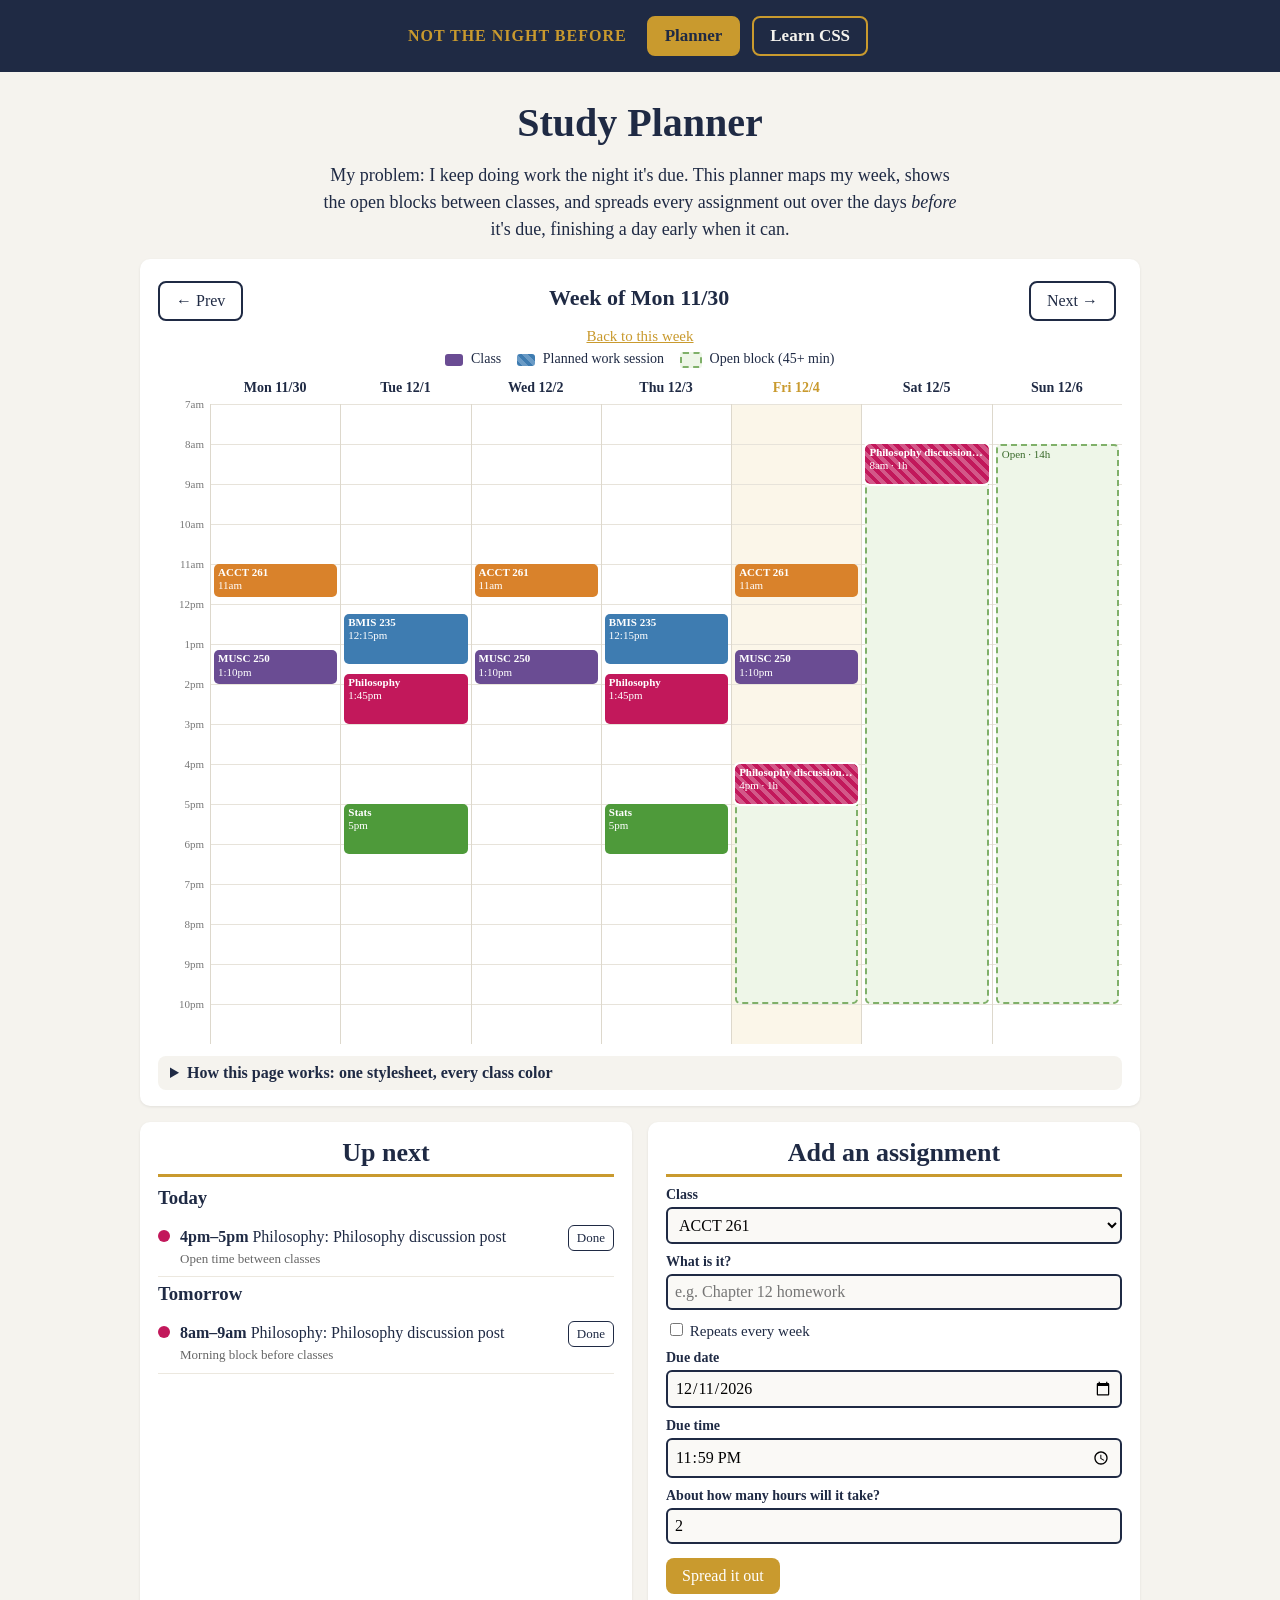
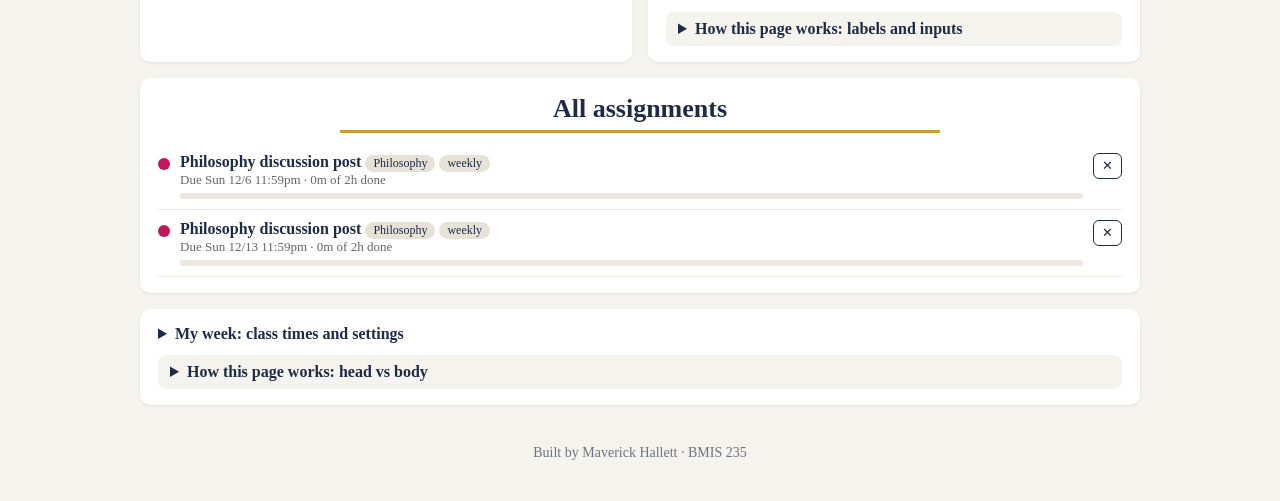
<file: index.html>
<!DOCTYPE html>
<!--
  Author: Maverick Hallett
  GU username: mhallett
  Course: BMIS 235 - HTML-4 (Path 3: Full build)
  Page: Home. A study planner that spreads work out before the due date instead of the night before.
-->
<html lang="en">
<head>
<meta charset="utf-8">
<meta name="viewport" content="width=device-width, initial-scale=1">
<meta name="author" content="Maverick Hallett">
<title>Not the Night Before | Study Planner</title>

<!-- the brand stylesheet both pages share -->
<link rel="stylesheet" href="styles.css">
<!-- styles for the planner and Learn CSS pages (class colors live here) -->
<link rel="stylesheet" href="tools.css">
</head>
<body>

<nav>
    <span class="site-name">NOT THE NIGHT BEFORE</span>
    <a href="index.html" class="here">Planner</a>
    <a href="learn.html">Learn CSS</a>
</nav>

<h1>Study Planner</h1>
<p class="tool-intro">My problem: I keep doing work the night it's due. This planner maps my week,
shows the open blocks between classes, and spreads every assignment out over the days
<em>before</em> it's due, finishing a day early when it can.</p>

<main class="tool">

  <!-- ===== THIS WEEK ===== -->
  <section class="tool-card">
    <div class="pl-weekbar">
      <button type="button" class="tool-btn tool-ghost" id="pl-prev" aria-label="Previous week">← Prev</button>
      <h2 id="pl-week-label">This week</h2>
      <button type="button" class="tool-btn tool-ghost" id="pl-next" aria-label="Next week">Next →</button>
    </div>
    <div class="pl-center"><button type="button" class="tool-link" id="pl-this">Back to this week</button></div>
    <div class="pl-legend">
      <span><i class="pl-key pl-key-class"></i> Class</span>
      <span><i class="pl-key pl-key-session"></i> Planned work session</span>
      <span><i class="pl-key pl-key-open"></i> Open block (45+ min)</span>
    </div>
    <p class="pl-swipe">Swipe sideways to see the whole week.</p>
    <div class="pl-scroll"><div class="pl-grid" id="pl-grid"></div></div>
    <details class="tool-how">
      <summary>How this page works: one stylesheet, every class color</summary>
      <p>Every ACCT 261 block on this map, in the list and in the editor gets its color from
      <strong>one rule</strong> in <code>tools.css</code>: <code>.c-acct { background: #D9822B; }</code>.
      The blocks just carry <code>class="c-acct"</code>. Change that one rule and every ACCT block on
      the page changes. That's the same reason one <code>styles.css</code> can brand both pages of this site.
      <a href="learn.html">Try it in Learn CSS →</a></p>
    </details>
  </section>

  <div class="pl-two">
    <!-- ===== UP NEXT ===== -->
    <section class="tool-card">
      <h2>Up next</h2>
      <div id="pl-upnext"></div>
    </section>

    <!-- ===== ADD WORK ===== -->
    <section class="tool-card">
      <h2>Add an assignment</h2>
      <form id="pl-form" class="pl-form">
        <label for="pl-cls">Class</label>
        <select id="pl-cls"></select>

        <label for="pl-name">What is it?</label>
        <input id="pl-name" type="text" placeholder="e.g. Chapter 12 homework" autocomplete="off">

        <label class="pl-check"><input id="pl-weekly" type="checkbox"> Repeats every week</label>

        <div id="pl-date-wrap">
          <label for="pl-date">Due date</label>
          <input id="pl-date" type="date">
        </div>
        <div id="pl-dow-wrap" hidden>
          <label for="pl-dow">Due every</label>
          <select id="pl-dow">
            <option value="0">Sunday</option><option value="1">Monday</option><option value="2">Tuesday</option>
            <option value="3">Wednesday</option><option value="4">Thursday</option><option value="5">Friday</option>
            <option value="6">Saturday</option>
          </select>
        </div>

        <label for="pl-time">Due time</label>
        <input id="pl-time" type="time" value="23:59">

        <label for="pl-hours">About how many hours will it take?</label>
        <input id="pl-hours" type="number" min="0.5" step="0.5" value="2">

        <button type="submit" class="tool-btn">Spread it out</button>
        <span class="tool-small" id="pl-form-msg" aria-live="polite"></span>
      </form>
      <details class="tool-how">
        <summary>How this page works: labels and inputs</summary>
        <p>Each box is an <code>&lt;input&gt;</code> with a <code>&lt;label for="…"&gt;</code> whose
        <code>for</code> matches the input's <code>id</code>. Click a label and the cursor jumps into
        its box. It's the same idea as a link's <code>href</code> pointing at a file: one name has to
        match another <strong>exactly</strong>.</p>
      </details>
    </section>
  </div>

  <!-- ===== ASSIGNMENTS ===== -->
  <section class="tool-card">
    <h2>All assignments</h2>
    <div id="pl-assignments"></div>
  </section>

  <!-- ===== MY WEEK ===== -->
  <section class="tool-card">
    <details>
      <summary class="pl-summary">My week: class times and settings</summary>
      <div class="pl-settings">
        <label>Start work at <input id="pl-start" type="time"></label>
        <label>Stop by <input id="pl-end" type="time"></label>
        <label>Max hours of work a day <input id="pl-max" type="number" min="1" max="12" step="1"></label>
      </div>
      <div id="pl-editor"></div>
      <p class="tool-small">The planner keeps 10 minutes free before and after every class.
      Everything you add here is saved in this browser only. Other visitors don't see it.</p>
      <button type="button" class="tool-btn tool-ghost" id="pl-reset">Reset to my default schedule</button>
    </details>
    <details class="tool-how">
      <summary>How this page works: head vs body</summary>
      <p>Everything you can see is inside <code>&lt;body&gt;</code>. The <code>&lt;head&gt;</code> holds
      things you don't see on the page: the <code>&lt;title&gt;</code> ("Not the Night Before | Study Planner",
      shown on the browser tab) and the two <code>&lt;link&gt;</code> lines that load
      <code>styles.css</code> and <code>tools.css</code>.</p>
    </details>
  </section>

</main>

<footer>Built by Maverick Hallett &middot; BMIS 235</footer>

<!-- AI piece (made with Claude): the scheduler and the week map -->
<script src="planner.js"></script>
</body>
</html>
</file>
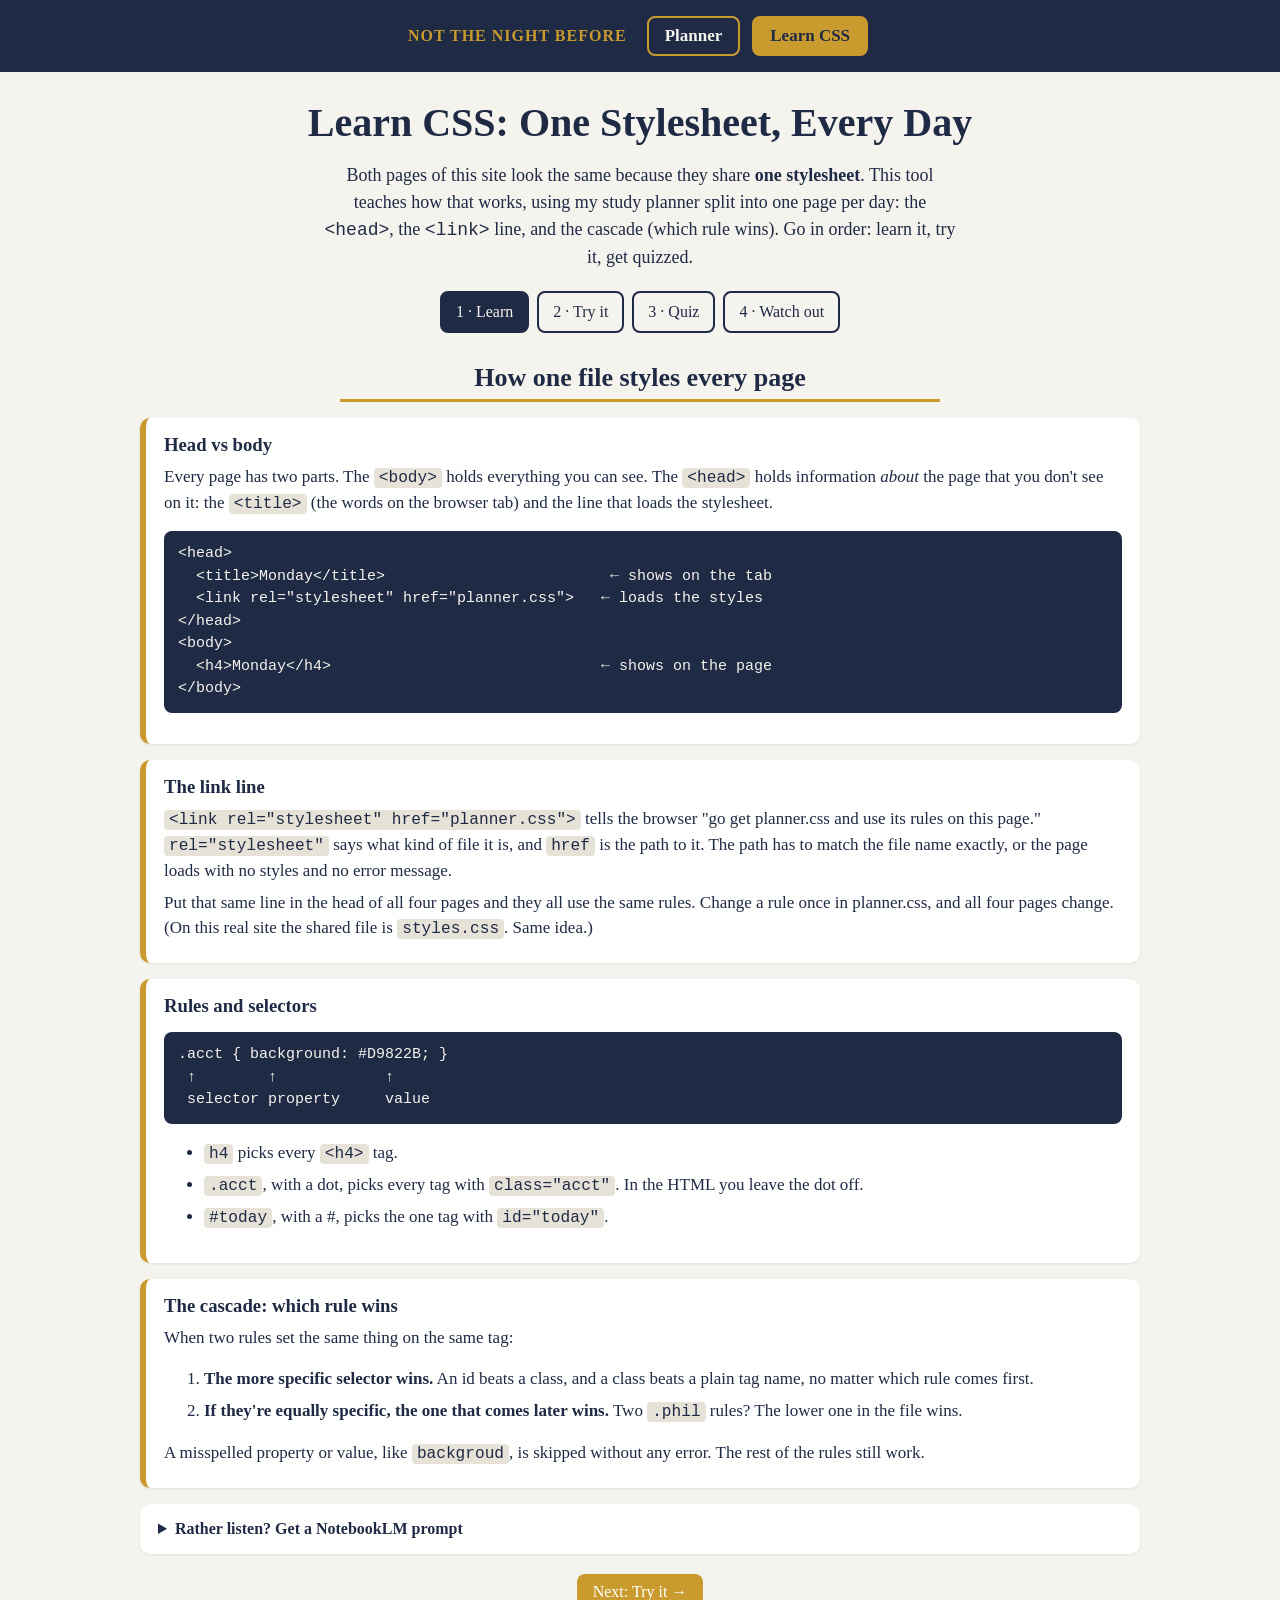
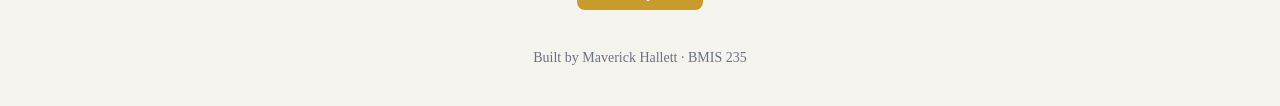
<file: learn.html>
<!DOCTYPE html>
<!--
  Author: Maverick Hallett
  GU username: mhallett
  Course: BMIS 235 - HTML-4 (Path 3: Full build)
  Page: Learn CSS, a learning tool for one stylesheet styling every page, and the cascade
-->
<html lang="en">
<head>
<meta charset="utf-8">
<meta name="viewport" content="width=device-width, initial-scale=1">
<meta name="author" content="Maverick Hallett">
<title>Not the Night Before | Learn CSS</title>

<!-- the brand stylesheet both pages share -->
<link rel="stylesheet" href="styles.css">
<!-- styles for the planner and Learn CSS pages -->
<link rel="stylesheet" href="tools.css">
<!-- the playground's mini stylesheet gets written into this tag by learn.js -->
<style id="mini-css"></style>
</head>
<body>

<nav>
    <span class="site-name">NOT THE NIGHT BEFORE</span>
    <a href="index.html">Planner</a>
    <a href="learn.html" class="here">Learn CSS</a>
</nav>

<h1>Learn CSS: One Stylesheet, Every Day</h1>
<p class="tool-intro">Both pages of this site look the same because they share <strong>one
stylesheet</strong>. This tool teaches how that works, using my study planner split into one page
per day: the <code>&lt;head&gt;</code>, the <code>&lt;link&gt;</code> line, and the cascade
(which rule wins). Go in order: learn it, try it, get quizzed.</p>

<main class="tool">

  <div class="tool-steps" role="tablist">
    <button class="tool-step" data-go="learn" role="tab">1 · Learn</button>
    <button class="tool-step" data-go="play" role="tab">2 · Try it</button>
    <button class="tool-step" data-go="quiz" role="tab">3 · Quiz</button>
    <button class="tool-step" data-go="watch" role="tab">4 · Watch out</button>
  </div>

  <!-- ============ 1. LEARN ============ -->
  <section class="tool-panel" id="learn">
    <h2>How one file styles every page</h2>

    <div class="tool-card tool-lesson">
      <h3>Head vs body</h3>
      <p>Every page has two parts. The <code>&lt;body&gt;</code> holds everything you can see.
      The <code>&lt;head&gt;</code> holds information <em>about</em> the page that you don't see on it:
      the <code>&lt;title&gt;</code> (the words on the browser tab) and the line that loads the stylesheet.</p>
      <pre class="tool-code">&lt;head&gt;
  &lt;title&gt;Monday&lt;/title&gt;                         ← shows on the tab
  &lt;link rel="stylesheet" href="planner.css"&gt;   ← loads the styles
&lt;/head&gt;
&lt;body&gt;
  &lt;h4&gt;Monday&lt;/h4&gt;                              ← shows on the page
&lt;/body&gt;</pre>
    </div>

    <div class="tool-card tool-lesson">
      <h3>The link line</h3>
      <p><code>&lt;link rel="stylesheet" href="planner.css"&gt;</code> tells the browser "go get
      planner.css and use its rules on this page." <code>rel="stylesheet"</code> says what kind of file
      it is, and <code>href</code> is the path to it. The path has to match the file name exactly,
      or the page loads with no styles and no error message.</p>
      <p>Put that same line in the head of all four pages and they all use the same rules.
      Change a rule once in planner.css, and all four pages change. (On this real site the shared
      file is <code>styles.css</code>. Same idea.)</p>
    </div>

    <div class="tool-card tool-lesson">
      <h3>Rules and selectors</h3>
      <pre class="tool-code">.acct { background: #D9822B; }
 ↑        ↑            ↑
 selector property     value</pre>
      <ul>
        <li><code>h4</code> picks every <code>&lt;h4&gt;</code> tag.</li>
        <li><code>.acct</code>, with a dot, picks every tag with <code>class="acct"</code>. In the HTML you leave the dot off.</li>
        <li><code>#today</code>, with a #, picks the one tag with <code>id="today"</code>.</li>
      </ul>
    </div>

    <div class="tool-card tool-lesson">
      <h3>The cascade: which rule wins</h3>
      <p>When two rules set the same thing on the same tag:</p>
      <ol>
        <li><strong>The more specific selector wins.</strong> An id beats a class, and a class beats a plain tag name, no matter which rule comes first.</li>
        <li><strong>If they're equally specific, the one that comes later wins.</strong> Two <code>.phil</code> rules? The lower one in the file wins.</li>
      </ol>
      <p>A misspelled property or value, like <code>backgroud</code>, is skipped without any
      error. The rest of the rules still work.</p>
    </div>

    <details class="tool-card tool-listen">
      <summary>Rather listen? Get a NotebookLM prompt</summary>
      <label for="listen-topic">Pick a topic:</label>
      <select id="listen-topic">
        <option value="the difference between the head and the body of an HTML page">Head vs body</option>
        <option value="how one link tag lets a single stylesheet style many pages">One stylesheet, many pages</option>
        <option value="the CSS cascade: specificity and source order">The cascade</option>
        <option value="CSS selectors: tag names, .classes and #ids">Selectors</option>
      </select>
      <textarea id="listen-out" rows="6" readonly></textarea>
      <button type="button" class="tool-btn" id="listen-copy">Copy prompt</button>
      <span class="tool-small" id="listen-msg"></span>
    </details>

    <button type="button" class="tool-btn tool-next" data-go="play">Next: Try it →</button>
  </section>

  <!-- ============ 2. TRY IT ============ -->
  <section class="tool-panel" id="play" hidden>
    <h2>Four pages, one stylesheet</h2>
    <p>These are four tiny pages from my planner. Each one has its own <code>&lt;head&gt;</code>.
    Edit <code>planner.css</code> below and watch every linked page change at once.</p>

    <div class="pg-tasks tool-card">
      <h3>Your tasks <span class="tool-small" id="pg-score"></span></h3>
      <ol id="pg-tasks"></ol>
    </div>

    <div class="pg-layout">
      <div class="pg-editor">
        <div class="tool-label">planner.css</div>
        <textarea id="pg-css" rows="22" spellcheck="false" autocomplete="off" aria-label="planner.css"></textarea>
        <button type="button" class="tool-btn tool-ghost" id="pg-reset">Reset everything</button>
        <div class="pg-flow" id="pg-flow" aria-hidden="true">planner.css → every page with the link line</div>
      </div>
      <div class="pg-pages" id="pg-pages"></div>
    </div>

    <button type="button" class="tool-btn tool-next" data-go="quiz">Next: Quiz →</button>
  </section>

  <!-- ============ 3. QUIZ ============ -->
  <section class="tool-panel" id="quiz" hidden>
    <h2>Quick check, one at a time</h2>
    <div class="quiz-box tool-card" id="quiz-box"></div>
    <button type="button" class="tool-btn tool-next" data-go="watch">Next: Watch out →</button>
  </section>

  <!-- ============ 4. WATCH OUT ============ -->
  <section class="tool-panel" id="watch" hidden>
    <h2>Watch out: when your styles don't show up</h2>
    <ul class="watch-list">
      <li><label><input type="checkbox"> The <code>&lt;link&gt;</code> line is inside <code>&lt;head&gt;</code> on <strong>every</strong> page.</label></li>
      <li><label><input type="checkbox"> The <code>href</code> matches the file name exactly: <code>styles.css</code>, not <code>style.css</code>.</label></li>
      <li><label><input type="checkbox"> It says <code>rel="stylesheet"</code>.</label></li>
      <li><label><input type="checkbox"> Classes have a dot in CSS (<code>.acct</code>) but not in HTML (<code>class="acct"</code>).</label></li>
      <li><label><input type="checkbox"> No later rule is overriding mine. Search the file for the same selector.</label></li>
      <li><label><input type="checkbox"> No more-specific rule (an id or class) is beating my tag rule.</label></li>
      <li><label><input type="checkbox"> Property names are spelled right. Typos fail silently.</label></li>
      <li><label><input type="checkbox"> Every rule has its <code>{ }</code> and every line ends with <code>;</code>.</label></li>
      <li><label><input type="checkbox"> I waited 1–2 minutes and did a hard refresh (Cmd + Shift + R or Ctrl + F5).</label></li>
    </ul>
    <p class="tool-center"><a href="index.html">See all of this at work in my Study Planner →</a></p>
  </section>

</main>

<footer>Built by Maverick Hallett &middot; BMIS 235</footer>

<!-- AI piece (made with Claude): the playground, task checks and quiz -->
<script src="learn.js"></script>
</body>
</html>
</file>
<file: styles.css>
/* =====================================================================
   styles.css  ·  NOT THE NIGHT BEFORE
   Author: Maverick Hallett (mhallett) · BMIS 235 HTML-4
   ---------------------------------------------------------------------
   The brand for every page: one font, navy and gold, the same menu
   and footer. Every page links to this file in its <head>, so a change
   here changes the whole site.
   ===================================================================== */

body {
    font-family: Georgia, "Times New Roman", serif;
    background-color: #F5F3EE;
    color: #1F2A44;
    margin: 0;
    padding: 0 20px 40px 20px;
}

/* the menu at the top of every page */
nav {
    background-color: #1F2A44;
    margin: 0 -20px;
    padding: 14px;
    text-align: center;
}

nav a {
    display: inline-block;
    color: #F5F3EE;
    font-weight: bold;
    font-size: 17px;
    text-decoration: none;
    padding: 8px 16px;
    margin: 2px 4px;
    border: 2px solid #C99A2E;
    border-radius: 8px;
}

/* the page you're on, and hovering, both turn gold */
nav a:hover, nav a.here {
    background-color: #C99A2E;
    color: #1F2A44;
}

.site-name {
    color: #C99A2E;
    font-weight: bold;
    margin-right: 12px;
    letter-spacing: 1px;
}

h1 {
    color: #1F2A44;
    text-align: center;
    font-size: 40px;
    margin-bottom: 10px;
}

h2 {
    color: #1F2A44;
    text-align: center;
    font-size: 26px;
    border-bottom: 3px solid #C99A2E;
    max-width: 600px;
    margin: 30px auto 10px auto;
    padding-bottom: 6px;
}

p {
    max-width: 640px;
    margin: 16px auto;
    font-size: 18px;
    line-height: 1.5;
}

p a {
    color: #A97F22;
    font-weight: bold;
}

footer {
    text-align: center;
    font-size: 14px;
    color: #6B7280;
    margin-top: 40px;
}
</file>
<file: tools.css>
/* =====================================================================
   tools.css  ·  NOT THE NIGHT BEFORE (planner + Learn CSS)
   Author: Maverick Hallett (mhallett) · BMIS 235 HTML-4
   Extra styles for the planner (index.html) and learn.html. The brand
   itself (font, navy, gold, the menu) comes from styles.css, which
   every page links to first.
   ===================================================================== */

/* ---------- one rule per class color ----------
   Every block, dot and tag for a class uses these. Change one line here
   and that class changes color everywhere on the planner. */
.c-acct  { background: #D9822B; }
.c-bmis  { background: #3E7CB1; }
.c-phil  { background: #C2185B; }
.c-stats { background: #4E9A3A; }
.c-musc  { background: #6A4C93; }
.c-gscg  { background: #0F766E; }

/* ---------- shared layout ---------- */
.tool-intro { text-align: center; }

.tool {
    max-width: 1000px;
    margin: 0 auto;
}

.tool code, .tool pre, .tool textarea.mono, #pg-css, .mini-link {
    font-family: "Courier New", Consolas, monospace;
}

.tool code {
    background: #E6E2D8;
    padding: 1px 5px;
    border-radius: 4px;
    font-size: 0.95em;
}

.tool-card {
    background: #FFFFFF;
    border-radius: 10px;
    padding: 16px 18px;
    margin: 16px 0;
    box-shadow: 0 1px 3px rgba(0, 0, 0, 0.08);
}

.tool-card h2 { margin-top: 0; }
.tool-card h3 { margin: 0 0 8px 0; color: #1F2A44; }

.tool-card p, .tool-card li, .tool-panel > p {
    max-width: none;
    margin: 6px 0;
    font-size: 17px;
    line-height: 1.5;
}

.tool-panel > p { max-width: 760px; margin: 10px auto; }

.tool-lesson { border-left: 6px solid #C99A2E; }

.tool-code {
    background: #1F2A44;
    color: #F5F3EE;
    padding: 12px 14px;
    border-radius: 8px;
    font-size: 15px;
    line-height: 1.5;
    overflow-x: auto;
}

.tool-btn {
    font-family: Georgia, serif;
    font-size: 16px;
    padding: 9px 16px;
    border: none;
    border-radius: 8px;
    background: #C99A2E;
    color: #FFFFFF;
    cursor: pointer;
    margin: 6px 6px 6px 0;
}

.tool-btn:hover { background: #A97F22; }

.tool-ghost {
    background: transparent;
    color: #1F2A44;
    border: 2px solid #1F2A44;
}

.tool-ghost:hover { background: #E6E2D8; }

.tool-link {
    background: none;
    border: none;
    color: #C99A2E;
    font-family: Georgia, serif;
    font-size: 15px;
    text-decoration: underline;
    cursor: pointer;
    padding: 0 4px;
}

.tool-next { display: block; margin: 20px auto 0 auto; }
.tool-small { font-size: 14px; color: #555555; }
.tool-center { text-align: center; }
.tool-label { font-weight: bold; font-size: 14px; margin: 6px 0 4px 0; }

.tool-how {
    margin-top: 12px;
    background: #F5F3EE;
    border-radius: 8px;
    padding: 8px 12px;
}

.tool-how summary, .pl-summary {
    cursor: pointer;
    font-weight: bold;
    color: #1F2A44;
}

.tool-how p { font-size: 16px; }

.tool-listen select, .tool-listen textarea {
    display: block;
    width: 100%;
    box-sizing: border-box;
    margin: 8px 0;
    font-size: 15px;
}

.tool-listen summary { cursor: pointer; font-weight: bold; }

/* step buttons (Learn CSS) */
.tool-steps {
    display: flex;
    flex-wrap: wrap;
    gap: 8px;
    justify-content: center;
    margin: 20px 0;
}

.tool-step {
    font-family: Georgia, serif;
    font-size: 16px;
    padding: 10px 14px;
    border: 2px solid #1F2A44;
    border-radius: 8px;
    background: #F5F3EE;
    color: #1F2A44;
    cursor: pointer;
}

.tool-step.active { background: #1F2A44; color: #F5F3EE; }
.tool-step.done::after { content: " ✓"; }

/* =====================================================================
   PLANNER
   ===================================================================== */
.pl-weekbar {
    display: flex;
    align-items: center;
    justify-content: space-between;
    gap: 10px;
}

.pl-weekbar h2 { margin: 0; border: none; font-size: 22px; }
.pl-center { text-align: center; margin-bottom: 6px; }

.pl-legend {
    display: flex;
    flex-wrap: wrap;
    gap: 16px;
    justify-content: center;
    font-size: 14px;
    margin-bottom: 10px;
}

.pl-key {
    display: inline-block;
    width: 18px;
    height: 12px;
    border-radius: 3px;
    vertical-align: middle;
    margin-right: 4px;
}

.pl-key-class { background: #6A4C93; }
.pl-key-session { background: repeating-linear-gradient(45deg, #3E7CB1, #3E7CB1 4px, #6A9BC6 4px, #6A9BC6 8px); }
.pl-key-open { border: 2px dashed #7FB069; background: #EEF6E8; }

.pl-scroll { overflow-x: auto; }

.pl-grid {
    display: grid;
    grid-template-columns: 52px repeat(7, minmax(92px, 1fr));
    min-width: 720px;
    padding-top: 26px;
    position: relative;
}

.pl-gutter { position: relative; }

.pl-hour {
    position: absolute;
    right: 6px;
    font-size: 11px;
    color: #777777;
    transform: translateY(-6px);
}

.pl-day { position: relative; }

.pl-dayhead {
    position: absolute;
    top: -24px;
    left: 0;
    right: 0;
    text-align: center;
    font-size: 14px;
    font-weight: bold;
}

.pl-today .pl-dayhead { color: #C99A2E; }
.pl-today .pl-daybody { background-color: #FBF6E9; }

.pl-daybody {
    position: relative;
    border-left: 1px solid #DDD8CC;
    background-image: repeating-linear-gradient(to bottom, #E7E3DA 0, #E7E3DA 1px, transparent 1px, transparent 40px);
}

.pl-block {
    position: absolute;
    left: 3px;
    right: 3px;
    border-radius: 5px;
    padding: 2px 4px;
    box-sizing: border-box;
    overflow: hidden;
    font-size: 11px;
    line-height: 1.25;
    color: #FFFFFF;
}

.pl-block b, .pl-block span { display: block; white-space: nowrap; overflow: hidden; text-overflow: ellipsis; }

.pl-open {
    background: #EEF6E8;
    border: 2px dashed #7FB069;
    color: #3B6B2C;
}

.pl-session {
    background-image: repeating-linear-gradient(45deg, rgba(255, 255, 255, 0) 0, rgba(255, 255, 255, 0) 4px, rgba(255, 255, 255, 0.28) 4px, rgba(255, 255, 255, 0.28) 8px);
    outline: 2px solid #FFFFFF;
    z-index: 2;
}

.pl-class { z-index: 1; }

.pl-two {
    display: grid;
    grid-template-columns: 1fr 1fr;
    gap: 16px;
}

.pl-two .tool-card { margin: 0; }
.pl-two { margin: 16px 0; }

.pl-list { list-style: none; padding: 0; margin: 0; }

.pl-list li {
    display: flex;
    gap: 10px;
    align-items: flex-start;
    padding: 8px 0;
    border-bottom: 1px solid #ECE8DF;
    font-size: 16px;
}

.pl-list li > div { flex: 1; }

.pl-dot {
    display: inline-block;
    width: 12px;
    height: 12px;
    border-radius: 50%;
    flex: 0 0 12px;
    margin-top: 5px;
}

.pl-why { font-size: 13px; color: #666666; }
.pl-empty { color: #777777; font-style: italic; }

.pl-done, .pl-x, .pl-mini {
    font-family: Georgia, serif;
    font-size: 13px;
    border: 1px solid #1F2A44;
    background: #FFFFFF;
    color: #1F2A44;
    border-radius: 6px;
    padding: 4px 8px;
    cursor: pointer;
}

.pl-done:hover, .pl-x:hover, .pl-mini:hover { background: #E6E2D8; }

.pl-warn {
    margin-top: 10px;
    background: #FFF6D6;
    border-left: 5px solid #D9A21B;
    padding: 8px 10px;
    border-radius: 6px;
    font-size: 15px;
}

.pl-form label { display: block; font-weight: bold; font-size: 14px; margin: 10px 0 4px 0; }
.pl-form .pl-check { font-weight: normal; font-size: 15px; }

.pl-form input[type="text"], .pl-form input[type="date"], .pl-form input[type="time"],
.pl-form input[type="number"], .pl-form select {
    width: 100%;
    box-sizing: border-box;
    font-size: 16px;
    padding: 7px;
    border: 2px solid #1F2A44;
    border-radius: 6px;
    font-family: Georgia, serif;
    background: #FAF9F6;
}

.pl-form .tool-btn { margin-top: 14px; }

.pl-item {
    display: flex;
    gap: 10px;
    align-items: flex-start;
    padding: 10px 0;
    border-bottom: 1px solid #ECE8DF;
}

.pl-item-main { flex: 1; }

.pl-tag {
    display: inline-block;
    font-size: 12px;
    background: #E6E2D8;
    border-radius: 10px;
    padding: 1px 8px;
}

.pl-late { color: #B3261E; font-weight: bold; }
.pl-fin { color: #2E7D32; font-weight: bold; }
.pl-swipe { display: none; font-size: 13px; color: #6B7280; text-align: center; }

.pl-bar {
    height: 6px;
    background: #ECE8DF;
    border-radius: 3px;
    margin-top: 5px;
    overflow: hidden;
}

.pl-bar span { display: block; height: 100%; background: #7FB069; }

.pl-settings {
    display: flex;
    flex-wrap: wrap;
    gap: 16px;
    margin: 12px 0;
    font-size: 15px;
}

.pl-settings input { font-size: 15px; padding: 4px; margin-left: 4px; width: auto; }

.pl-edit-class { padding: 10px 0; border-bottom: 1px solid #ECE8DF; }
.pl-edit-head { display: flex; gap: 8px; align-items: center; }
.pl-edit-head .pl-dot { margin-top: 0; }

.pl-edit-row {
    display: flex;
    flex-wrap: wrap;
    align-items: center;
    gap: 6px;
    margin: 6px 0 6px 20px;
    font-size: 14px;
}

.pl-daybox { font-size: 13px; white-space: nowrap; }
.pl-edit-row input[type="time"] { font-size: 14px; padding: 3px; }
.pl-edit-class > .pl-mini, .pl-edit-class > .pl-why { margin-left: 20px; }

/* =====================================================================
   LEARN CSS
   ===================================================================== */
.pg-tasks ol { padding-left: 0; list-style: none; margin: 0; }

.pg-tasks li {
    display: flex;
    gap: 10px;
    align-items: flex-start;
    padding: 6px 0;
}

.task-box {
    flex: 0 0 20px;
    height: 20px;
    border: 2px solid #1F2A44;
    border-radius: 5px;
    margin-top: 3px;
    box-sizing: border-box;
}

.pg-tasks li.done .task-box { background: #4E9A3A; border-color: #4E9A3A; }
.pg-tasks li.done .task-box::after { content: "✓"; color: #FFFFFF; display: block; text-align: center; font-size: 14px; line-height: 16px; }
.pg-tasks li.done > span:last-child { color: #4E7A3A; }

.task-hint {
    display: block;
    font-size: 14px;
    background: #FFF6D6;
    padding: 4px 8px;
    border-radius: 6px;
    margin-top: 4px;
}

.pg-layout {
    display: grid;
    grid-template-columns: minmax(260px, 1fr) 1.5fr;
    gap: 16px;
}

#pg-css {
    width: 100%;
    box-sizing: border-box;
    font-size: 14px;
    line-height: 1.45;
    padding: 10px;
    border: 2px solid #1F2A44;
    border-radius: 8px;
    background: #1E2A24;
    color: #E9F0E4;
    resize: vertical;
}

.pg-flow {
    margin-top: 8px;
    font-size: 14px;
    color: #777777;
    transition: color 0.3s;
}

.pg-flow.on { color: #C99A2E; font-weight: bold; }

.pg-pages {
    display: grid;
    grid-template-columns: 1fr 1fr;
    gap: 12px;
    align-content: start;
}

.mini-page {
    border: 2px solid #B8B3A7;
    border-radius: 8px;
    overflow: hidden;
    background: #FFFFFF;
    transition: box-shadow 0.3s;
}

.mini-page.flash { box-shadow: 0 0 0 4px #C99A2E; }

.mini-tab {
    background: #DDD5C8;
    font-size: 12px;
    padding: 4px 8px;
    font-family: Arial, sans-serif;
}

.mini-dots { color: #A89C88; letter-spacing: -2px; }
.mini-title { background: #FFFFFF; padding: 1px 8px; border-radius: 4px 4px 0 0; font-weight: bold; }
.mini-file { color: #6B6B6B; float: right; }

.mini-head {
    background: #1F2A44;
    color: #C9D8CC;
    font-family: "Courier New", monospace;
    font-size: 12px;
    padding: 6px 8px;
}

.mini-headline { padding-left: 12px; }

.mini-link {
    display: block;
    resize: none;
    width: calc(100% - 12px);
    margin-left: 12px;
    box-sizing: border-box;
    font-size: 12px;
    padding: 3px 4px;
    border: 1px solid #7FB069;
    border-radius: 4px;
    background: #24392E;
    color: #FFFFFF;
}

.mini-status { padding-left: 12px; font-family: Arial, sans-serif; font-size: 11px; margin: 2px 0; }
.mini-status.ok { color: #9FD58A; }
.mini-status.bad { color: #FFB4A9; }

/* what an unstyled page looks like: browser defaults */
.mini-body {
    font-family: "Times New Roman", Times, serif;
    background: #FFFFFF;
    color: #000000;
    padding: 10px;
    min-height: 130px;
    font-size: 15px;
}

.mini-body h4 { margin: 0 0 6px 0; font-size: 17px; }
.mini-body .block { font-weight: normal; }

/* quiz */
.quiz-count { font-size: 14px; color: #555555; }
.quiz-q { font-size: 19px; margin: 8px 0 12px 0; line-height: 1.4; }

.quiz-opt {
    display: block;
    width: 100%;
    text-align: left;
    font-family: Georgia, serif;
    font-size: 16px;
    padding: 10px 12px;
    margin: 6px 0;
    border: 2px solid #D6D1C4;
    border-radius: 8px;
    background: #FAF9F6;
    color: #1F2A44;
    cursor: pointer;
}

.quiz-opt:hover:not(:disabled) { border-color: #1F2A44; }
.quiz-opt.right { border-color: #2E7D32; background: #E3F1E4; }
.quiz-opt.wrong { border-color: #B3261E; background: #FBE4E2; }
.quiz-opt:disabled { cursor: default; }

.quiz-why {
    margin: 12px 0 6px 0;
    padding: 10px 12px;
    border-radius: 8px;
    background: #F5F3EE;
    font-size: 16px;
    line-height: 1.5;
}

/* watch-out list */
.watch-list { list-style: none; padding: 0; max-width: 760px; margin: 0 auto; }

.watch-list li {
    background: #FFFFFF;
    border-radius: 8px;
    padding: 10px 12px;
    margin: 8px 0;
    font-size: 17px;
}

.watch-list input { transform: scale(1.3); margin-right: 10px; }

/* phones */
@media (max-width: 760px) {
    .pl-two, .pg-layout, .pg-pages { grid-template-columns: 1fr; }
    .tool-step { font-size: 14px; padding: 8px 10px; }
    .pl-swipe { display: block; }
}

/* keep hidden things hidden even when a rule above sets display */
[hidden] { display: none !important; }
</file>
